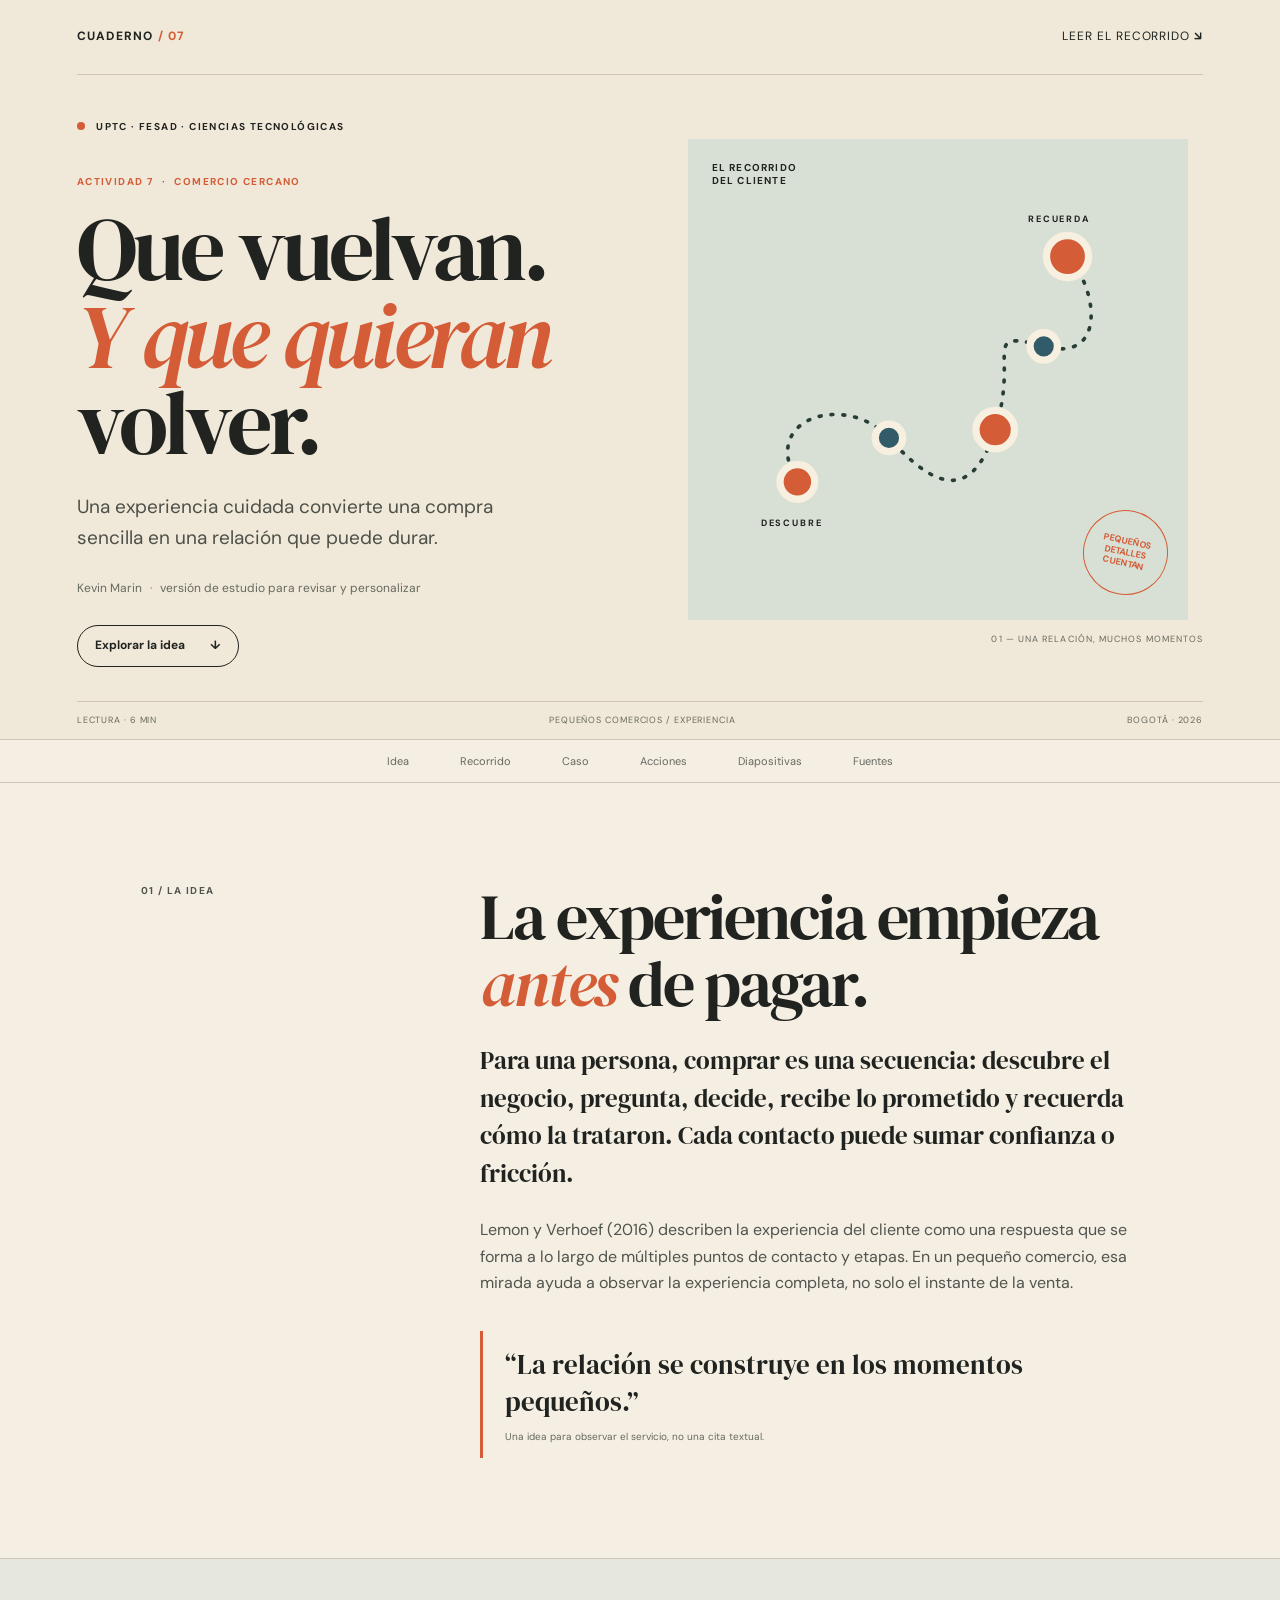
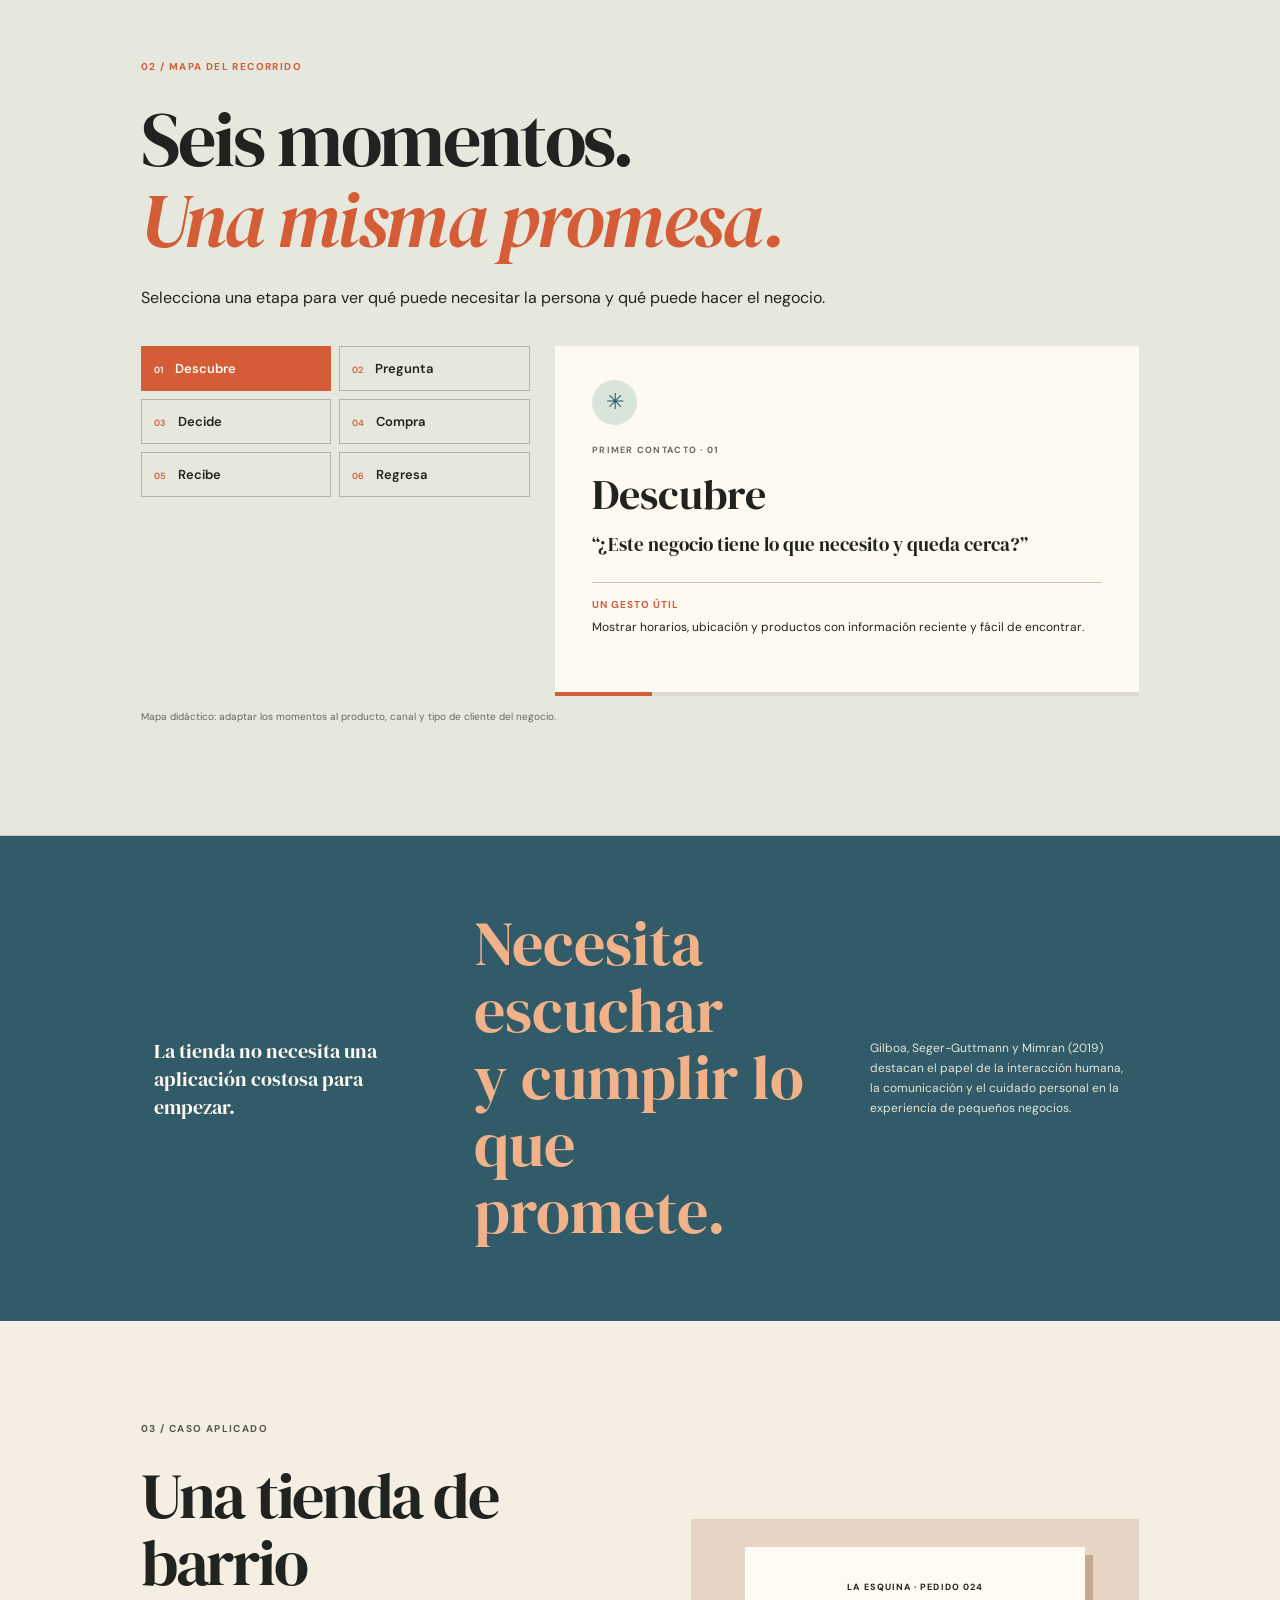
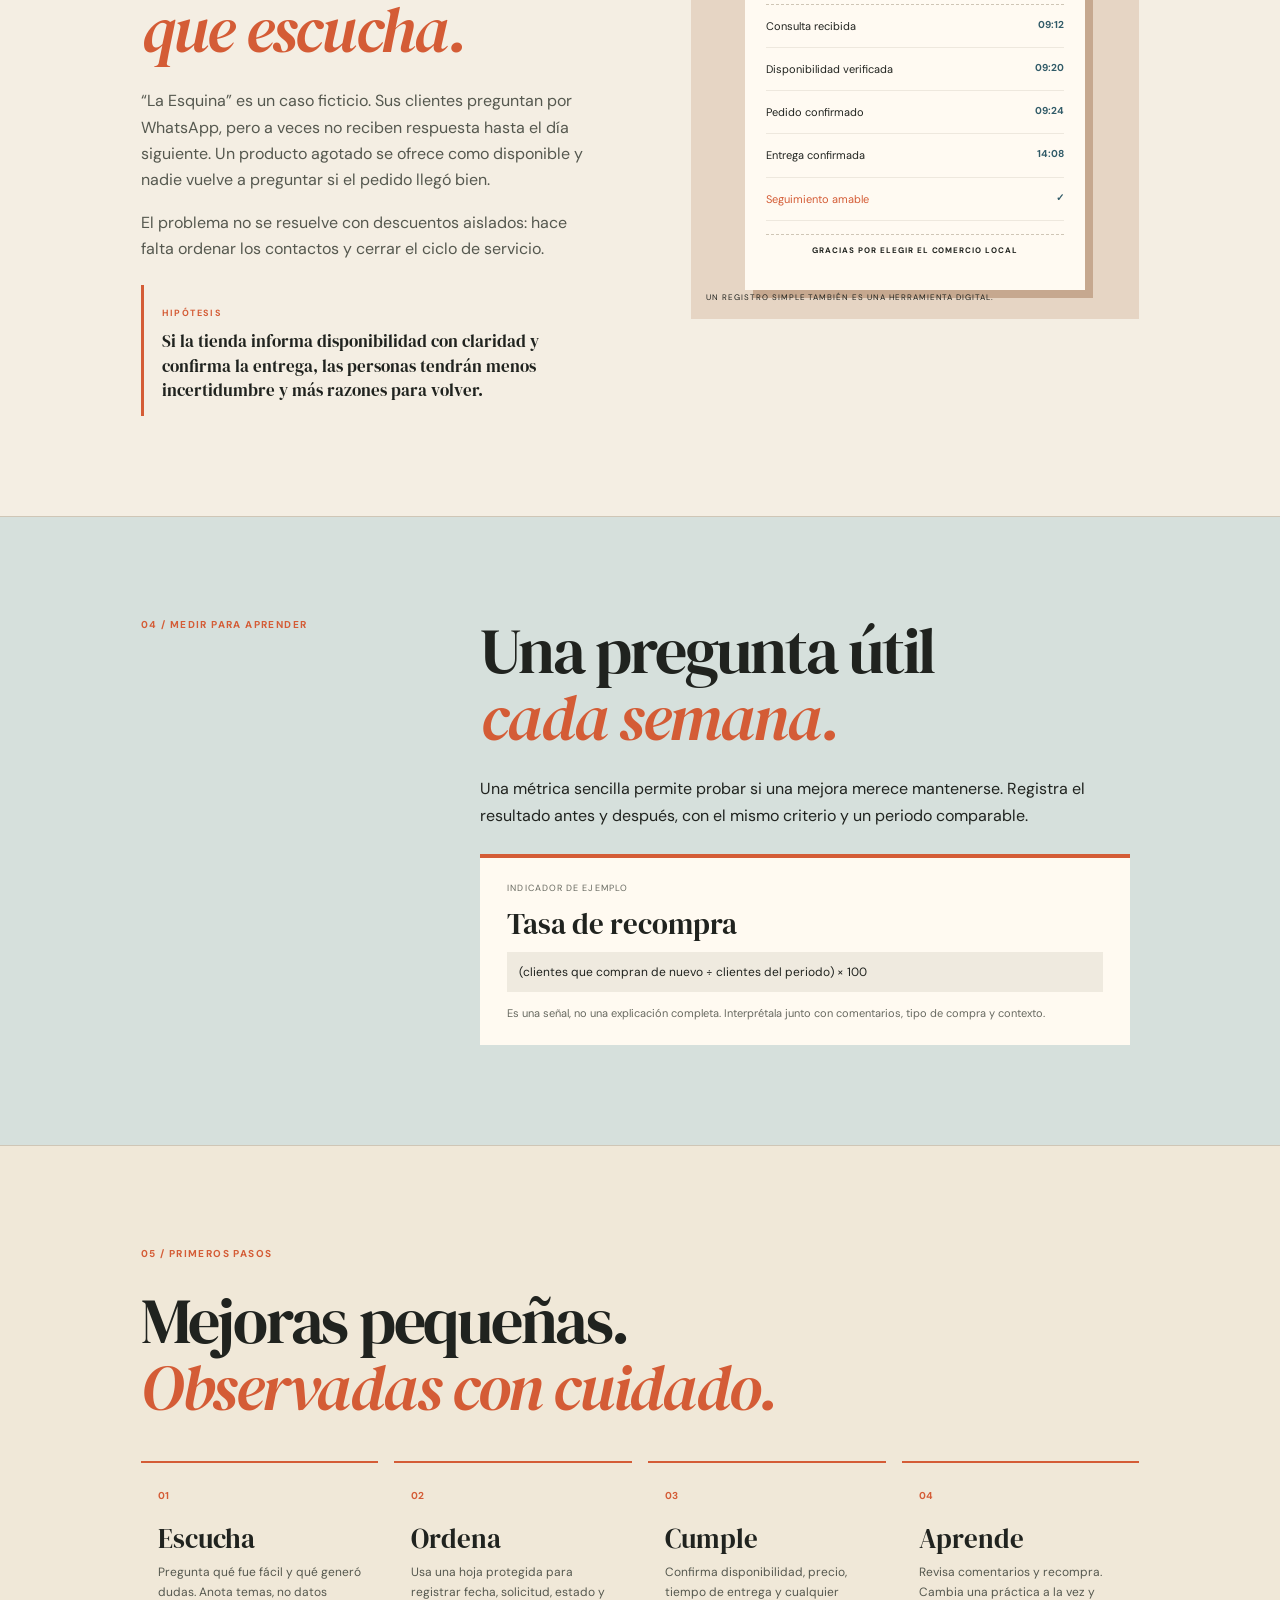
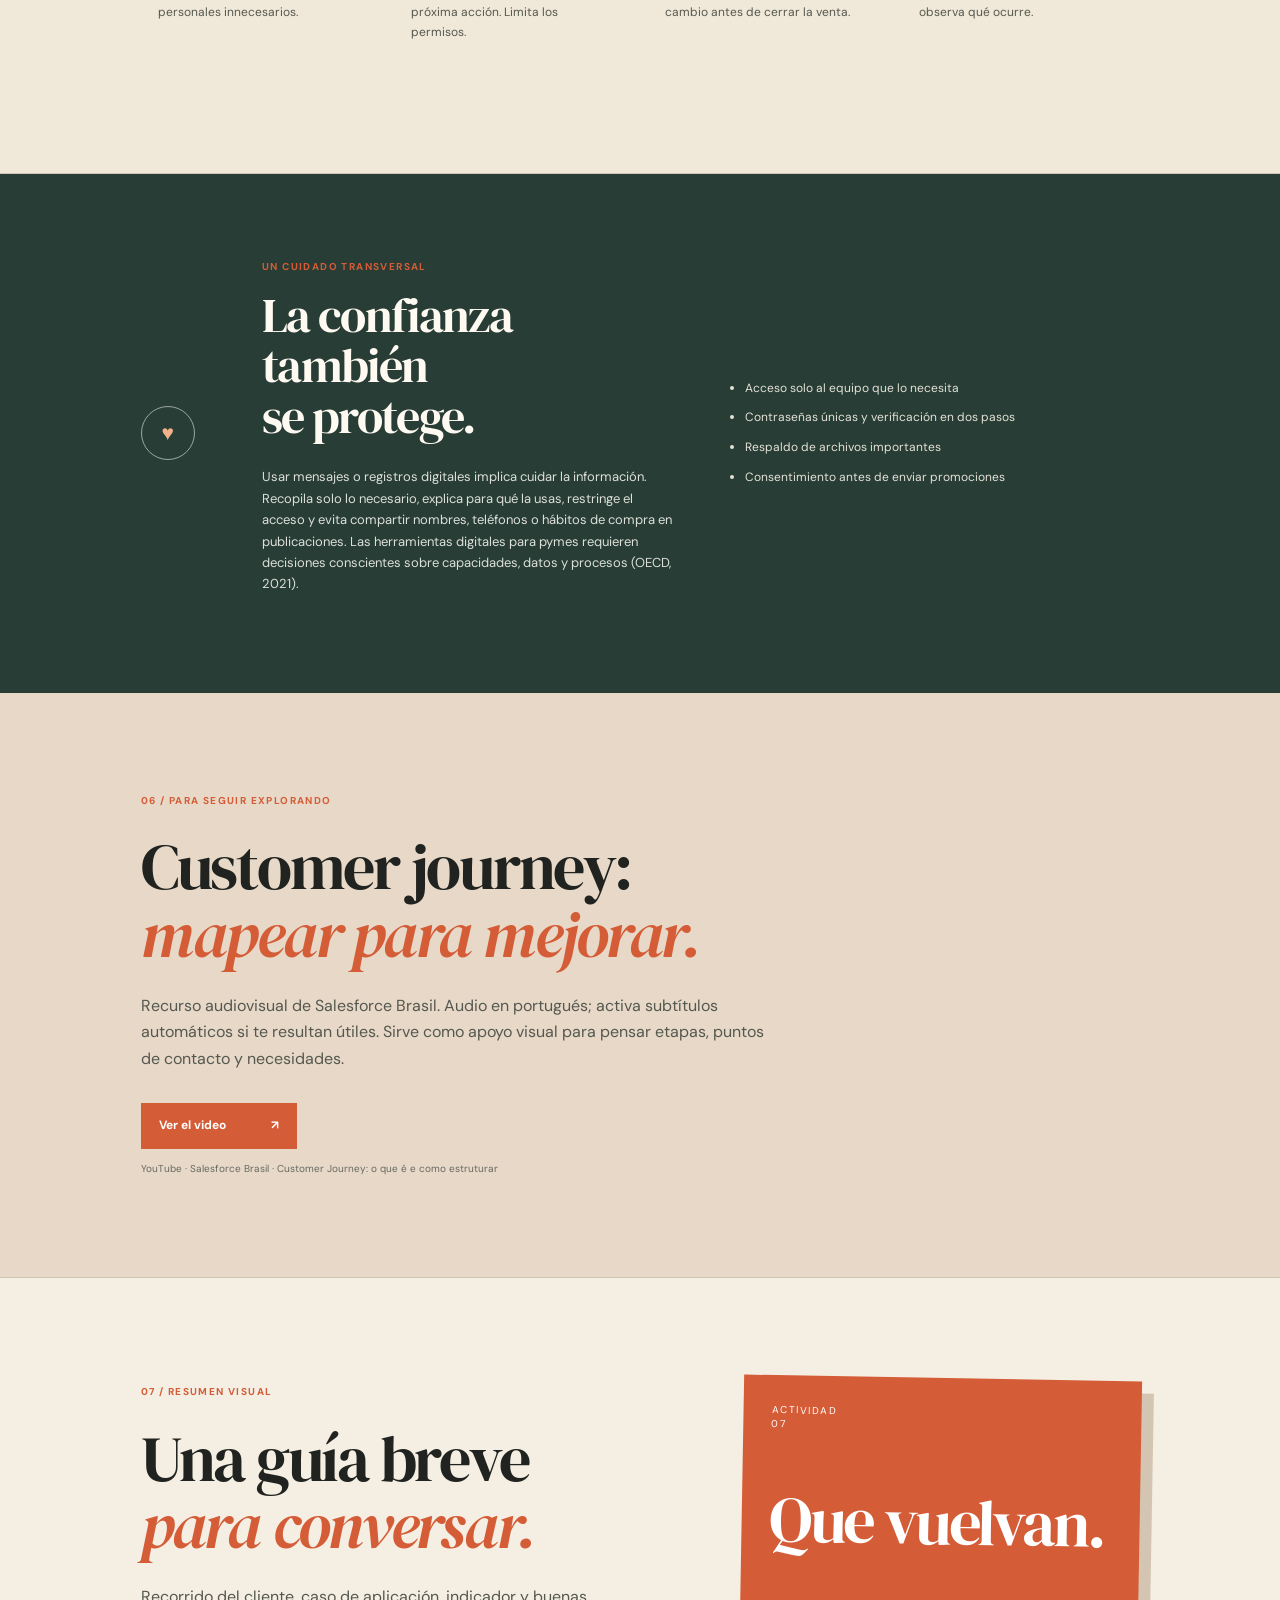
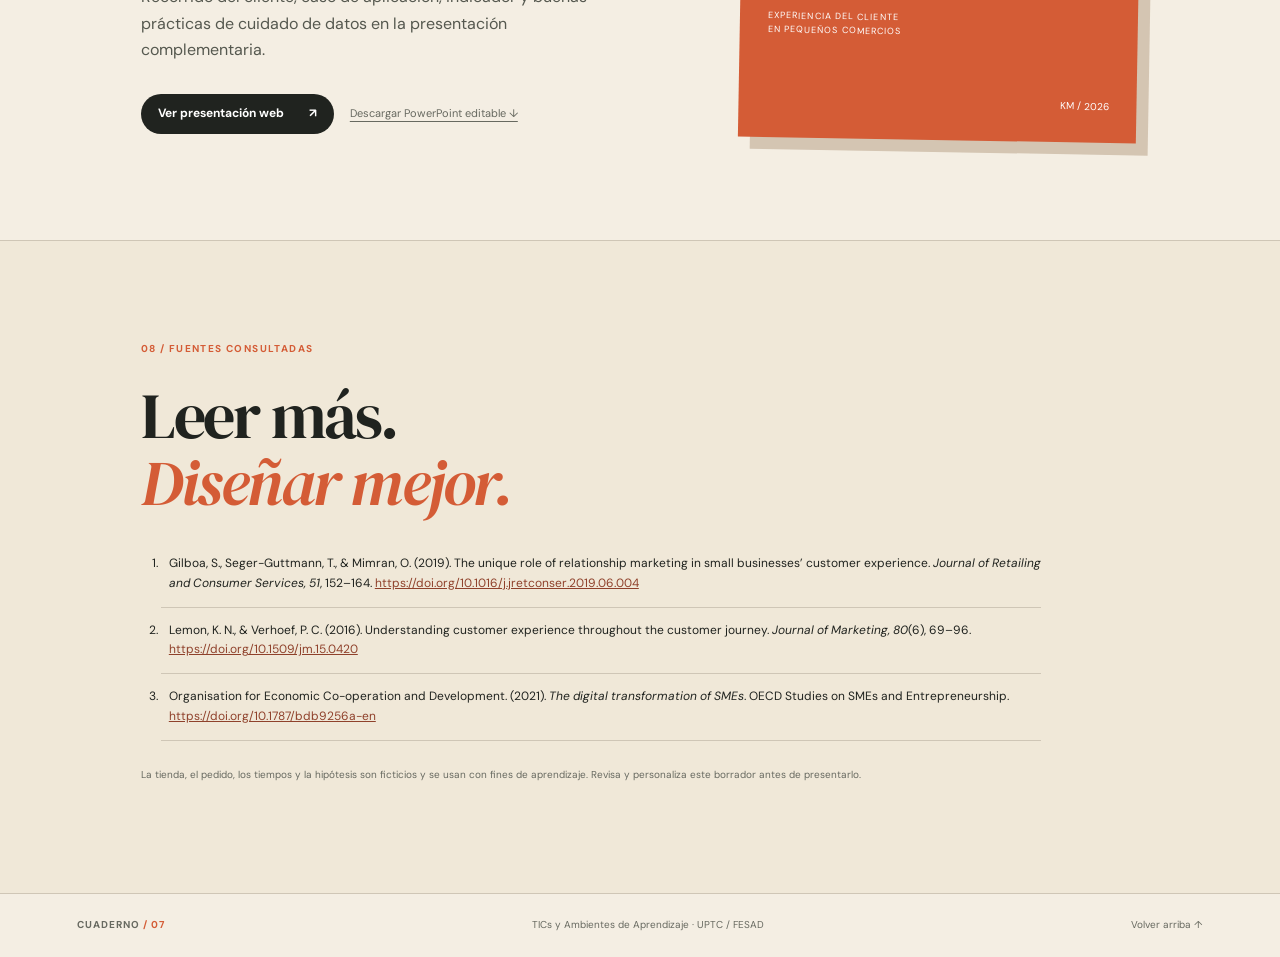
<file: index.html>
<!doctype html>
<html lang="es">
<head>
  <meta charset="utf-8">
  <meta name="viewport" content="width=device-width, initial-scale=1">
  <meta name="description" content="Borrador académico sobre experiencia del cliente y fidelización en pequeños comercios.">
  <meta name="theme-color" content="#f4eee3">
  <title>Que vuelvan · Experiencia del cliente en pequeños comercios</title>
  <link rel="preconnect" href="https://fonts.googleapis.com">
  <link rel="preconnect" href="https://fonts.gstatic.com" crossorigin>
  <link href="https://fonts.googleapis.com/css2?family=DM+Sans:wght@400;500;600;700&family=DM+Serif+Display&display=swap" rel="stylesheet">
  <link rel="stylesheet" href="styles.css">
</head>
<body>
  <a class="skip" href="#contenido">Saltar al contenido</a>
  <header class="hero" id="inicio">
    <nav class="topbar"><a class="wordmark" href="#inicio">CUADERNO<span> / 07</span></a><a href="#mapa">Leer el recorrido <b>↘</b></a></nav>
    <div class="hero-grid">
      <div class="hero-copy">
        <p class="kicker"><span class="dot"></span> UPTC · FESAD · CIENCIAS TECNOLÓGICAS</p>
        <p class="issue">ACTIVIDAD 7 <span>·</span> COMERCIO CERCANO</p>
        <h1>Que vuelvan.<br><em>Y que quieran</em><br>volver.</h1>
        <p class="dek">Una experiencia cuidada convierte una compra sencilla en una relación que puede durar.</p>
        <p class="byline">Kevin Marin <span>·</span> versión de estudio para revisar y personalizar</p>
        <a class="pill" href="#introduccion">Explorar la idea <span>↓</span></a>
      </div>
      <div class="hero-art" aria-label="Ilustración conceptual de un recorrido de compra">
        <div class="art-paper"><span class="art-label">EL RECORRIDO<br>DEL CLIENTE</span><svg viewBox="0 0 460 420" role="img" aria-label="Cinco puntos de contacto conectados como un camino"><path class="path" d="M77 322 C34 251 132 224 177 274 S266 350 293 265 S275 155 346 174 S404 108 372 76"/><circle cx="77" cy="322" r="19"/><circle cx="177" cy="274" r="15"/><circle cx="293" cy="265" r="21"/><circle cx="346" cy="174" r="15"/><circle cx="372" cy="76" r="23"/><text x="37" y="370">DESCUBRE</text><text x="329" y="38">RECUERDA</text></svg><span class="stamp">PEQUEÑOS<br>DETALLES<br>CUENTAN</span></div>
        <span class="art-caption">01 — UNA RELACIÓN, MUCHOS MOMENTOS</span>
      </div>
    </div>
    <div class="hero-bottom"><span>LECTURA · 6 MIN</span><span>PEQUEÑOS COMERCIOS / EXPERIENCIA</span><span>BOGOTÁ · 2026</span></div>
  </header>
  <nav class="rail" aria-label="Navegación principal"><a href="#introduccion">Idea</a><a href="#mapa">Recorrido</a><a href="#caso">Caso</a><a href="#acciones">Acciones</a><a href="#presentacion">Diapositivas</a><a href="#fuentes">Fuentes</a></nav>
  <main id="contenido">
    <section class="opening section" id="introduccion"><p class="section-no">01 / LA IDEA</p><div><h2>La experiencia empieza <em>antes</em> de pagar.</h2><p class="large">Para una persona, comprar es una secuencia: descubre el negocio, pregunta, decide, recibe lo prometido y recuerda cómo la trataron. Cada contacto puede sumar confianza o fricción.</p><p>Lemon y Verhoef (2016) describen la experiencia del cliente como una respuesta que se forma a lo largo de múltiples puntos de contacto y etapas. En un pequeño comercio, esa mirada ayuda a observar la experiencia completa, no solo el instante de la venta.</p><div class="pullquote">“La relación se construye en los momentos pequeños.”<small>Una idea para observar el servicio, no una cita textual.</small></div></div></section>
    <section id="mapa" class="journey section"><div class="section-heading"><p class="section-no">02 / MAPA DEL RECORRIDO</p><h2>Seis momentos.<br><em>Una misma promesa.</em></h2><p>Selecciona una etapa para ver qué puede necesitar la persona y qué puede hacer el negocio.</p></div>
      <div class="journey-board"><div class="journey-tabs" role="tablist" aria-label="Etapas del recorrido del cliente">
        <button role="tab" aria-selected="true" data-stage="0"><span>01</span>Descubre</button><button role="tab" aria-selected="false" data-stage="1"><span>02</span>Pregunta</button><button role="tab" aria-selected="false" data-stage="2"><span>03</span>Decide</button><button role="tab" aria-selected="false" data-stage="3"><span>04</span>Compra</button><button role="tab" aria-selected="false" data-stage="4"><span>05</span>Recibe</button><button role="tab" aria-selected="false" data-stage="5"><span>06</span>Regresa</button>
      </div><article class="stage-card" aria-live="polite"><div class="stage-icon" id="stageIcon">✳</div><p class="tiny" id="stageLabel">PRIMER CONTACTO · 01</p><h3 id="stageTitle">Descubre</h3><p id="stageNeed">“¿Este negocio tiene lo que necesito y queda cerca?”</p><div class="stage-action"><b>Un gesto útil</b><span id="stageAction">Mostrar horarios, ubicación y productos con información reciente y fácil de encontrar.</span></div><div class="progress"><span id="progressBar"></span></div></article></div>
      <p class="caption">Mapa didáctico: adaptar los momentos al producto, canal y tipo de cliente del negocio.</p>
    </section>
    <section class="insight-band"><p>La tienda no necesita una aplicación costosa para empezar.</p><strong>Necesita escuchar<br>y cumplir lo que promete.</strong><span>Gilboa, Seger-Guttmann y Mimran (2019) destacan el papel de la interacción humana, la comunicación y el cuidado personal en la experiencia de pequeños negocios.</span></section>
    <section id="caso" class="case section"><div><p class="section-no">03 / CASO APLICADO</p><h2>Una tienda de barrio<br><em>que escucha.</em></h2><p>“La Esquina” es un caso ficticio. Sus clientes preguntan por WhatsApp, pero a veces no reciben respuesta hasta el día siguiente. Un producto agotado se ofrece como disponible y nadie vuelve a preguntar si el pedido llegó bien.</p><p>El problema no se resuelve con descuentos aislados: hace falta ordenar los contactos y cerrar el ciclo de servicio.</p><div class="case-note"><b>HIPÓTESIS</b><p>Si la tienda informa disponibilidad con claridad y confirma la entrega, las personas tendrán menos incertidumbre y más razones para volver.</p></div></div><div class="case-visual"><div class="receipt"><span class="receipt-top">LA ESQUINA · PEDIDO 024</span><div class="receipt-row"><span>Consulta recibida</span><b>09:12</b></div><div class="receipt-row"><span>Disponibilidad verificada</span><b>09:20</b></div><div class="receipt-row"><span>Pedido confirmado</span><b>09:24</b></div><div class="receipt-row"><span>Entrega confirmada</span><b>14:08</b></div><div class="receipt-row final"><span>Seguimiento amable</span><b>✓</b></div><div class="receipt-end">GRACIAS POR ELEGIR EL COMERCIO LOCAL</div></div><span class="case-caption">UN REGISTRO SIMPLE TAMBIÉN ES UNA HERRAMIENTA DIGITAL.</span></div></section>
    <section class="metric section"><p class="section-no">04 / MEDIR PARA APRENDER</p><div><h2>Una pregunta útil<br><em>cada semana.</em></h2><p>Una métrica sencilla permite probar si una mejora merece mantenerse. Registra el resultado antes y después, con el mismo criterio y un periodo comparable.</p><div class="metric-card"><span>Indicador de ejemplo</span><strong>Tasa de recompra</strong><code>(clientes que compran de nuevo ÷ clientes del periodo) × 100</code><p>Es una señal, no una explicación completa. Interprétala junto con comentarios, tipo de compra y contexto.</p></div></div></section>
    <section id="acciones" class="actions section"><p class="section-no">05 / PRIMEROS PASOS</p><h2>Mejoras pequeñas.<br><em>Observadas con cuidado.</em></h2><div class="action-grid"><article><span>01</span><h3>Escucha</h3><p>Pregunta qué fue fácil y qué generó dudas. Anota temas, no datos personales innecesarios.</p></article><article><span>02</span><h3>Ordena</h3><p>Usa una hoja protegida para registrar fecha, solicitud, estado y próxima acción. Limita los permisos.</p></article><article><span>03</span><h3>Cumple</h3><p>Confirma disponibilidad, precio, tiempo de entrega y cualquier cambio antes de cerrar la venta.</p></article><article><span>04</span><h3>Aprende</h3><p>Revisa comentarios y recompra. Cambia una práctica a la vez y observa qué ocurre.</p></article></div></section>
    <section class="privacy"><div class="privacy-mark">♥</div><div><p class="section-no">UN CUIDADO TRANSVERSAL</p><h2>La confianza también<br>se protege.</h2><p>Usar mensajes o registros digitales implica cuidar la información. Recopila solo lo necesario, explica para qué la usas, restringe el acceso y evita compartir nombres, teléfonos o hábitos de compra en publicaciones. Las herramientas digitales para pymes requieren decisiones conscientes sobre capacidades, datos y procesos (OECD, 2021).</p></div><ul><li>Acceso solo al equipo que lo necesita</li><li>Contraseñas únicas y verificación en dos pasos</li><li>Respaldo de archivos importantes</li><li>Consentimiento antes de enviar promociones</li></ul></section>
    <section class="media section"><p class="section-no">06 / PARA SEGUIR EXPLORANDO</p><h2>Customer journey:<br><em>mapear para mejorar.</em></h2><p>Recurso audiovisual de Salesforce Brasil. Audio en portugués; activa subtítulos automáticos si te resultan útiles. Sirve como apoyo visual para pensar etapas, puntos de contacto y necesidades.</p><a class="video-link" href="https://www.youtube.com/watch?v=5Dy7Oe0ECX0" target="_blank" rel="noopener">Ver el video <span>↗</span></a><div class="video-note">YouTube · Salesforce Brasil · Customer Journey: o que é e como estruturar</div></section>
    <section id="presentacion" class="deck section"><div><p class="section-no">07 / RESUMEN VISUAL</p><h2>Una guía breve<br><em>para conversar.</em></h2><p>Recorrido del cliente, caso de aplicación, indicador y buenas prácticas de cuidado de datos en la presentación complementaria.</p><a class="pill dark" href="presentacion.html">Ver presentación web <span>↗</span></a><a class="download-link" href="KevinMarin_Presentacion_Actividad7.pptx" download>Descargar PowerPoint editable ↓</a></div><div class="deck-art"><span>ACTIVIDAD<br>07</span><strong>Que vuelvan.</strong><small>EXPERIENCIA DEL CLIENTE<br>EN PEQUEÑOS COMERCIOS</small><i>KM / 2026</i></div></section>
    <section id="fuentes" class="references section"><p class="section-no">08 / FUENTES CONSULTADAS</p><h2>Leer más.<br><em>Diseñar mejor.</em></h2><ol><li>Gilboa, S., Seger-Guttmann, T., &amp; Mimran, O. (2019). The unique role of relationship marketing in small businesses’ customer experience. <em>Journal of Retailing and Consumer Services, 51</em>, 152–164. <a href="https://doi.org/10.1016/j.jretconser.2019.06.004" target="_blank" rel="noopener">https://doi.org/10.1016/j.jretconser.2019.06.004</a></li><li>Lemon, K. N., &amp; Verhoef, P. C. (2016). Understanding customer experience throughout the customer journey. <em>Journal of Marketing, 80</em>(6), 69–96. <a href="https://doi.org/10.1509/jm.15.0420" target="_blank" rel="noopener">https://doi.org/10.1509/jm.15.0420</a></li><li>Organisation for Economic Co-operation and Development. (2021). <em>The digital transformation of SMEs</em>. OECD Studies on SMEs and Entrepreneurship. <a href="https://doi.org/10.1787/bdb9256a-en" target="_blank" rel="noopener">https://doi.org/10.1787/bdb9256a-en</a></li></ol><p class="fiction">La tienda, el pedido, los tiempos y la hipótesis son ficticios y se usan con fines de aprendizaje. Revisa y personaliza este borrador antes de presentarlo.</p></section>
  </main>
  <footer><a class="wordmark" href="#inicio">CUADERNO<span> / 07</span></a><span>TICs y Ambientes de Aprendizaje · UPTC / FESAD</span><a href="#inicio">Volver arriba ↑</a></footer>
  <script src="script.js"></script>
</body>
</html>
</file>
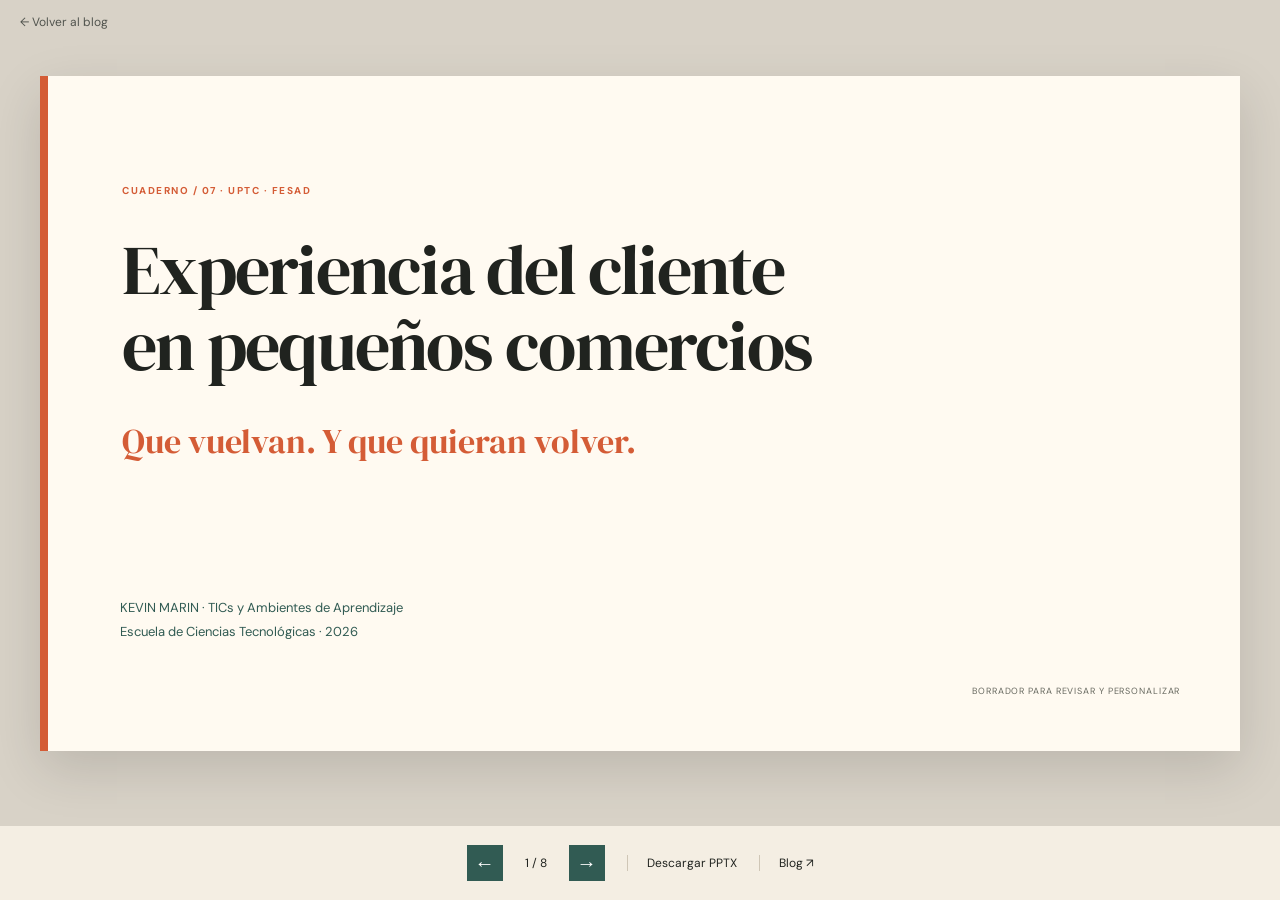
<file: presentacion.html>
<!doctype html>
<html lang="es">
<head>
  <meta charset="utf-8"><meta name="viewport" content="width=device-width,initial-scale=1">
  <meta name="description" content="Presentación web sobre experiencia del cliente en pequeños comercios.">
  <title>Que vuelvan · Presentación de Kevin Marin</title>
  <link rel="preconnect" href="https://fonts.googleapis.com"><link rel="preconnect" href="https://fonts.gstatic.com" crossorigin>
  <link href="https://fonts.googleapis.com/css2?family=DM+Sans:wght@400;500;600;700&family=DM+Serif+Display&display=swap" rel="stylesheet">
  <link rel="stylesheet" href="slides.css">
</head>
<body>
  <a class="exit" href="index.html#presentacion">← Volver al blog</a>
  <main class="stage" aria-live="polite">
    <section class="slide cover active" data-slide="0"><p class="overline">CUADERNO / 07 · UPTC · FESAD</p><h1>Experiencia del cliente<br>en pequeños comercios</h1><p class="subtitle">Que vuelvan. Y que quieran volver.</p><p class="meta">KEVIN MARIN · TICs y Ambientes de Aprendizaje<br>Escuela de Ciencias Tecnológicas · 2026</p><span class="draft">BORRADOR PARA REVISAR Y PERSONALIZAR</span></section>
    <section class="slide" data-slide="1"><p class="overline">02 / LA EXPERIENCIA</p><h2>La compra es un momento.<br><em>La experiencia es el recorrido.</em></h2><p class="body large">Cada contacto influye en cómo una persona entiende, siente y recuerda el servicio: desde que descubre el negocio hasta después de recibir el pedido.</p><div class="steps"><span>01<br><b>Descubre</b></span><i></i><span>02<br><b>Pregunta</b></span><i></i><span>03<br><b>Decide</b></span><i></i><span>04<br><b>Compra</b></span><i></i><span>05<br><b>Recibe</b></span><i></i><span>06<br><b>Regresa</b></span></div><p class="cite">Lemon &amp; Verhoef (2016): la experiencia se forma a través de múltiples puntos de contacto y etapas.</p></section>
    <section class="slide sage" data-slide="2"><p class="overline">03 / MAPA DEL CLIENTE</p><h2>Seis etapas para observar<br>lo que necesita la persona</h2><p class="body">En cada paso pregunta: ¿qué quiere resolver?, ¿dónde interactúa con el negocio?, ¿qué puede generar fricción?</p><div class="map-grid"><div><b>01 · DESCUBRE</b><p>Encontrar el negocio</p><small>Redes · vitrina</small></div><div><b>02 · PREGUNTA</b><p>Recibir respuesta clara</p><small>Chat · mostrador</small></div><div><b>03 · DECIDE</b><p>Comparar opciones</p><small>Catálogo · precio</small></div><div><b>04 · COMPRA</b><p>Pagar sin confusión</p><small>Caja · pasarela</small></div><div><b>05 · RECIBE</b><p>Obtener lo acordado</p><small>Entrega · empaque</small></div><div><b>06 · REGRESA</b><p>Sentirse escuchado</p><small>Seguimiento</small></div></div><p class="cite">Adapta el mapa al producto, canal y tipo de cliente del comercio.</p></section>
    <section class="slide" data-slide="3"><p class="overline">04 / CASO PRÁCTICO · FICTICIO</p><h2>La Esquina: un caso de barrio</h2><p class="body">La tienda recibe consultas por mensajería, pero algunas quedan sin respuesta y la disponibilidad no siempre se confirma.</p><div class="split"><div><b class="label orange">FRICCIÓN OBSERVADA</b><p class="large">Una persona pregunta por un producto y no sabe si hay existencias ni cuándo llegará el pedido.</p></div><div><b class="label pine">AJUSTE POSIBLE</b><p class="large">Verificar existencias, confirmar precio y hora de entrega, y avisar si algo cambia.</p></div></div><blockquote>Hipótesis: una respuesta clara y una entrega confirmada pueden reducir incertidumbre.<small>Situación e hipótesis ficticias; no son resultados medidos.</small></blockquote></section>
    <section class="slide pine" data-slide="4"><p class="overline">05 / ACCIONES DE MEJORA</p><h2>Cuatro prácticas para el día a día</h2><div class="actions"><article><b>01 · ESCUCHAR</b><p>Pregunta qué fue fácil y qué generó dudas. Registra temas, no datos innecesarios.</p></article><article><b>02 · INFORMAR</b><p>Confirma precio, existencias, condiciones y hora de entrega antes de cerrar la venta.</p></article><article><b>03 · CUMPLIR</b><p>Si algo cambia, avisa pronto y explica opciones. Evita promesas que no puedas sostener.</p></article><article><b>04 · APRENDER</b><p>Revisa comentarios y recompra. Cambia una práctica y observa qué sucede.</p></article></div><p class="cite">La relación y el cuidado personal pueden tener un papel importante en los pequeños negocios (Gilboa et al., 2019).</p></section>
    <section class="slide sand" data-slide="5"><p class="overline">06 / INDICADOR DE APRENDIZAJE</p><h2>Tasa de recompra</h2><p class="body">Una señal para observar si las personas regresan. No explica por sí sola por qué vuelven o se van.</p><div class="formula"><strong>Clientes que compran de nuevo</strong><span>÷</span><strong>Clientes del periodo</strong><span>× 100</span></div><p class="body">Define qué cuenta como recompra y usa periodos comparables. Complementa el número con comentarios y contexto.</p><blockquote>Para conversar: ¿qué tendría que mejorar para que tú regresaras a tu comercio favorito?</blockquote></section>
    <section class="slide" data-slide="6"><p class="overline">07 / CONFIANZA Y DATOS</p><h2>La relación también<br>se cuida con privacidad</h2><p class="body">Los registros digitales pueden contener datos de clientes. Recopila solo lo necesario y explica cómo se usará.</p><div class="privacy-list"><p><b>ACCESO</b><span>Comparte archivos solo con las personas que los necesitan.</span></p><p><b>SEGURIDAD</b><span>Usa contraseñas únicas y activa la verificación en dos pasos.</span></p><p><b>CONSENTIMIENTO</b><span>Pide autorización antes de enviar mensajes promocionales.</span></p><p><b>RESPALDO</b><span>Guarda copias protegidas y comprueba que puedas recuperarlas.</span></p></div><p class="cite">OECD (2021) analiza la transformación digital de las pymes y sus capacidades y decisiones sobre datos.</p></section>
    <section class="slide closing" data-slide="7"><p class="overline">08 / CIERRE Y REFERENCIAS</p><h2>Observar. Ajustar.<br>Volver a escuchar.</h2><p class="body">La experiencia se construye en cada contacto. Empieza por responder con claridad, cumplir lo acordado y aprender de las opiniones de los clientes.</p><h3>Tres ideas para llevar</h3><p>01 · Mapea el recorrido real<br>02 · Prueba mejoras pequeñas<br>03 · Protege la información</p><div class="refs"><b>FUENTES · APA 7</b><p>Lemon, K. N., &amp; Verhoef, P. C. (2016). Understanding customer experience throughout the customer journey. <i>Journal of Marketing, 80</i>(6), 69–96. <a href="https://doi.org/10.1509/jm.15.0420" target="_blank" rel="noopener">doi:10.1509/jm.15.0420</a></p><p>Gilboa, S., Seger-Guttmann, T., &amp; Mimran, O. (2019). The unique role of relationship marketing in small businesses’ customer experience. <i>Journal of Retailing and Consumer Services, 51</i>, 152–164. <a href="https://doi.org/10.1016/j.jretconser.2019.06.004" target="_blank" rel="noopener">doi:10.1016/j.jretconser.2019.06.004</a></p><p>OECD. (2021). <i>The digital transformation of SMEs</i>. <a href="https://doi.org/10.1787/bdb9256a-en" target="_blank" rel="noopener">doi:10.1787/bdb9256a-en</a></p></div></section>
  </main>
  <div class="controls"><button type="button" id="prev" aria-label="Diapositiva anterior">←</button><span id="counter" aria-live="polite">1 / 8</span><button type="button" id="next" aria-label="Diapositiva siguiente">→</button><a href="KevinMarin_Presentacion_Actividad7.pptx" download>Descargar PPTX</a><a href="index.html">Blog ↗</a></div>
  <script src="slides.js"></script>
</body>
</html>
</file>
<file: styles.css>
:root{--paper:#f4eee3;--ink:#20231f;--muted:#676960;--orange:#d45c36;--blue:#315b68;--line:#cfc6b6;--white:#fffaf1;--serif:"DM Serif Display",Georgia,serif;--sans:"DM Sans",Arial,sans-serif}*{box-sizing:border-box}html{scroll-behavior:smooth}body{margin:0;background:var(--paper);color:var(--ink);font-family:var(--sans);line-height:1.65}.skip{position:absolute;top:-50px;left:12px;background:var(--ink);color:white;padding:8px;z-index:10}.skip:focus{top:12px}a{color:inherit}.hero{padding:0 clamp(20px,6vw,92px);background:#f0e8d8;border-bottom:1px solid var(--line)}.topbar{height:75px;display:flex;justify-content:space-between;align-items:center;border-bottom:1px solid var(--line);font-size:12px;letter-spacing:.08em;text-transform:uppercase}.topbar a{text-decoration:none}.wordmark{font-weight:700;letter-spacing:.1em}.wordmark span{color:var(--orange)}.hero-grid{display:grid;grid-template-columns:1fr 1fr;gap:5vw;align-items:center;max-width:1300px;margin:auto;padding:44px 0 34px}.kicker,.issue,.section-no,.tiny{font-size:10px;letter-spacing:.14em;font-weight:700}.dot{display:inline-block;width:8px;height:8px;background:var(--orange);border-radius:50%;margin-right:8px}.issue{margin-top:38px;color:var(--orange)}.issue span{color:var(--muted);padding:0 5px}h1,h2,h3,p{margin-top:0}h1{font:clamp(55px,7vw,104px)/.97 var(--serif);letter-spacing:-.045em;margin:16px 0 24px}h1 em,h2 em{font-weight:400;color:var(--orange)}.dek{font-size:19px;max-width:430px;color:#4d5049}.byline{font-size:12px;color:var(--muted);margin:26px 0}.byline span{color:var(--orange);padding:0 5px}.pill{display:inline-flex;gap:25px;align-items:center;border:1px solid var(--ink);border-radius:30px;padding:10px 17px;text-decoration:none;font-size:12px;font-weight:700}.pill:hover{background:var(--ink);color:var(--white)}.hero-art{padding:20px 0}.art-paper{position:relative;background:#d8e0d5;max-width:500px;margin:auto;aspect-ratio:1.04;display:grid;place-items:center;overflow:hidden}.art-paper svg{width:85%;height:80%;overflow:visible}.art-paper circle{fill:var(--orange);stroke:#f7efdf;stroke-width:8}.art-paper circle:nth-of-type(2n){fill:var(--blue)}.path{fill:none;stroke:#283d36;stroke-width:4;stroke-dasharray:2 11;stroke-linecap:round}.art-paper text{font:700 10px var(--sans);letter-spacing:2px;fill:var(--ink)}.art-label{position:absolute;top:22px;left:24px;font-size:10px;line-height:1.3;font-weight:700;letter-spacing:.12em}.stamp{position:absolute;right:20px;bottom:25px;border:1px solid var(--orange);color:var(--orange);border-radius:50%;width:85px;height:85px;display:grid;place-content:center;text-align:center;font-weight:700;font-size:9px;line-height:1.2;transform:rotate(12deg)}.art-caption{display:block;text-align:right;margin-top:12px;font-size:9px;letter-spacing:.12em;color:var(--muted)}.hero-bottom{max-width:1300px;margin:auto;border-top:1px solid var(--line);padding:11px 0;display:flex;justify-content:space-between;font-size:9px;letter-spacing:.1em;color:var(--muted)}.rail{position:sticky;top:0;z-index:5;background:rgba(244,238,227,.95);backdrop-filter:blur(10px);border-bottom:1px solid var(--line);display:flex;justify-content:center;gap:clamp(15px,4vw,52px);padding:12px;overflow:auto}.rail a{text-decoration:none;font-size:11px;color:var(--muted);white-space:nowrap}.rail a:hover{color:var(--orange)}.section{padding:100px clamp(22px,11vw,170px);border-bottom:1px solid var(--line)}.section-no{color:var(--orange);margin-bottom:24px}.opening{display:grid;grid-template-columns:.55fr 1.45fr;gap:7vw}.opening h2,.section h2,.privacy h2{font:clamp(39px,5vw,64px)/1.05 var(--serif);letter-spacing:-.035em;margin-bottom:25px}.large{font:25px/1.5 var(--serif);max-width:800px}.opening p:not(.large){max-width:740px;color:#51544e}.pullquote{border-left:3px solid var(--orange);padding:15px 22px;margin-top:35px;font:27px var(--serif);max-width:640px}.pullquote small{display:block;margin-top:10px;font:10px var(--sans);color:var(--muted)}.journey{background:#e6e8de}.section-heading{max-width:700px}.section-heading h2{font-size:clamp(44px,6vw,76px)}.journey-board{display:grid;grid-template-columns:.8fr 1.2fr;gap:25px;margin-top:35px}.journey-tabs{display:grid;grid-template-columns:1fr 1fr;gap:8px;align-content:start}.journey-tabs button{border:1px solid #adb6a9;background:transparent;text-align:left;padding:13px 12px;cursor:pointer;font:600 13px var(--sans);color:var(--ink)}.journey-tabs button span{display:inline-block;color:var(--orange);font-size:9px;margin-right:12px}.journey-tabs button[aria-selected="true"]{background:var(--orange);border-color:var(--orange);color:#fffaf1}.journey-tabs button[aria-selected="true"] span{color:#fff}.stage-card{background:var(--white);padding:34px 37px;min-height:350px;position:relative}.stage-icon{width:45px;height:45px;border-radius:50%;background:#d9e4da;color:var(--blue);display:grid;place-items:center;font-size:22px;margin-bottom:18px}.tiny{font-size:9px;color:var(--muted);margin-bottom:7px}.stage-card h3{font:42px var(--serif);margin-bottom:8px}.stage-card>p:not(.tiny){font:19px var(--serif);max-width:440px}.stage-action{border-top:1px solid var(--line);padding-top:14px;margin-top:25px;display:grid;gap:5px;font-size:12px}.stage-action b{color:var(--orange);font-size:10px;text-transform:uppercase;letter-spacing:.1em}.progress{position:absolute;bottom:0;left:0;width:100%;height:4px;background:#ded9ce}.progress span{display:block;width:16.66%;height:100%;background:var(--orange);transition:width .3s}.caption{font-size:10px;color:var(--muted);margin-top:13px}.insight-band{padding:75px 12vw;background:var(--blue);color:var(--white);display:grid;grid-template-columns:.85fr 1.1fr .85fr;align-items:center;gap:5vw}.insight-band p{font:20px var(--serif);margin:0}.insight-band strong{font:clamp(36px,5vw,62px)/1.08 var(--serif);color:#f1b28a}.insight-band span{font-size:12px;color:#e2e4d8}.case{display:grid;grid-template-columns:1fr 1fr;gap:8vw;align-items:center}.case h2{font-size:clamp(42px,5vw,68px)}.case p{color:#55584f}.case-note{border-left:3px solid var(--orange);padding:13px 18px;margin-top:22px}.case-note b{font-size:9px;letter-spacing:.15em;color:var(--orange)}.case-note p{margin:5px 0 0;font:17px/1.45 var(--serif);color:var(--ink)}.case-visual{background:#e6d5c4;min-height:400px;display:grid;place-items:center;position:relative}.receipt{background:#fffaf2;width:min(80%,340px);padding:24px 21px;box-shadow:8px 8px 0 #c6a88f;font-size:11px}.receipt-top,.receipt-end{display:block;text-align:center;font-size:9px;letter-spacing:.12em;font-weight:700;padding:9px;border-bottom:1px dashed var(--line)}.receipt-end{border:0;border-top:1px dashed var(--line);font-size:8px;margin-top:13px}.receipt-row{display:flex;justify-content:space-between;padding:12px 0;border-bottom:1px solid #eee8de}.receipt-row b{font-size:10px;color:var(--blue)}.receipt-row.final{color:var(--orange)}.case-caption{position:absolute;bottom:14px;left:15px;font-size:8px;letter-spacing:.12em}.metric{display:grid;grid-template-columns:.55fr 1.45fr;gap:7vw;background:#d6e0dc}.metric-card{background:var(--white);padding:23px 27px;margin-top:25px;max-width:650px;border-top:4px solid var(--orange)}.metric-card>span{display:block;font-size:9px;letter-spacing:.12em;text-transform:uppercase;color:var(--muted)}.metric-card strong{display:block;font:29px var(--serif);margin:8px 0}.metric-card code{display:block;background:#efeadf;padding:12px;font:12px var(--sans);overflow-wrap:anywhere}.metric-card p{font-size:11px;margin:12px 0 0;color:var(--muted)}.actions{background:#f0e8d8}.actions h2{max-width:700px}.action-grid{display:grid;grid-template-columns:repeat(4,1fr);gap:16px;margin-top:40px}.action-grid article{padding:18px 17px;border-top:2px solid var(--orange)}.action-grid article>span{font-size:10px;color:var(--orange);font-weight:700}.action-grid h3{font:27px var(--serif);margin:13px 0 6px}.action-grid p{font-size:12px;color:#55584f}.privacy{background:#283d36;color:var(--white);padding:85px clamp(22px,11vw,170px);display:grid;grid-template-columns:70px 1fr 1fr;gap:4vw;align-items:center}.privacy-mark{width:54px;height:54px;border:1px solid #9ca99e;border-radius:50%;display:grid;place-items:center;color:#f1b28a;font-size:21px}.privacy h2{font-size:48px}.privacy p:not(.section-no){max-width:600px;font-size:13px;color:#dce0d9}.privacy ul{padding-left:19px;font-size:12px;color:#e4e2d7}.privacy li{margin:10px 0}.privacy .section-no{margin-bottom:15px}.media{background:#e7d8c8}.media h2{font-size:clamp(42px,5vw,68px)}.media>p:not(.section-no){max-width:640px;color:#55584f}.video-link{display:inline-flex;gap:45px;text-decoration:none;background:var(--orange);color:white;padding:13px 18px;font-size:12px;font-weight:700;margin-top:15px}.video-note{font-size:10px;color:var(--muted);margin-top:12px}.deck{display:grid;grid-template-columns:1fr .8fr;gap:8vw;align-items:center}.deck p:not(.section-no){max-width:480px;color:#55584f}.pill.dark{background:var(--ink);color:white;border:0;margin-top:15px}.deck-art{aspect-ratio:1.1;background:var(--orange);color:white;padding:28px;display:flex;flex-direction:column;justify-content:space-between;transform:rotate(1deg);box-shadow:12px 12px 0 #d4c5b2}.deck-art>span{font-size:10px;letter-spacing:.15em;line-height:1.4}.deck-art strong{font:clamp(42px,5vw,68px)/1 var(--serif);letter-spacing:-.04em}.deck-art small{font-size:9px;letter-spacing:.12em;line-height:1.6}.deck-art i{font-size:10px;font-style:normal;align-self:flex-end}.references{background:#f0e8d8}.references h2{font-size:clamp(43px,5vw,66px)}.references ol{padding-left:20px;max-width:900px}.references li{padding:13px 0 13px 8px;border-bottom:1px solid var(--line);font-size:12px;overflow-wrap:anywhere}.references li a{color:#8f412b}.fiction{font-size:10px;color:var(--muted);margin-top:26px}footer{padding:23px clamp(22px,6vw,92px);display:flex;justify-content:space-between;align-items:center;font-size:10px;color:var(--muted)}footer a{text-decoration:none} @media(max-width:800px){.hero-grid,.opening,.case,.metric,.deck{grid-template-columns:1fr}.hero-art{padding:0 0 15px}.hero-grid{gap:0}.issue{margin-top:25px}.section{padding:70px 24px}.opening{gap:15px}.journey-board{grid-template-columns:1fr}.insight-band{grid-template-columns:1fr;padding:55px 28px;gap:18px}.action-grid{grid-template-columns:1fr 1fr}.privacy{grid-template-columns:48px 1fr;padding:65px 25px}.privacy ul{grid-column:2}.deck-art{max-width:430px;width:100%;margin:auto}.hero-bottom span:nth-child(2){display:none}}@media(max-width:480px){.rail{justify-content:flex-start}.hero{padding:0 20px}.hero-bottom{font-size:8px}.hero-bottom span:last-child{display:none}.journey-tabs button{font-size:11px;padding:11px 8px}.stage-card{padding:25px 22px;min-height:360px}.action-grid{grid-template-columns:1fr}.privacy{grid-template-columns:1fr}.privacy ul{grid-column:1}.privacy-mark{margin-bottom:5px}footer{flex-wrap:wrap;gap:15px}}
.download-link{display:inline-block;margin-left:16px;margin-top:15px;font-size:11px;color:var(--muted);text-decoration-thickness:1px;text-underline-offset:4px}.download-link:hover{color:var(--orange)}@media(max-width:480px){.download-link{margin-left:0}}
</file>
<file: slides.css>
:root{--paper:#f4eee3;--cream:#fffaf1;--ink:#20231f;--muted:#676960;--orange:#d45c36;--pine:#315b53;--sage:#d6e0d5;--sand:#e6d8c8;--line:#cfc6b6;--serif:"DM Serif Display",Georgia,serif;--sans:"DM Sans",Arial,sans-serif}*{box-sizing:border-box}body{margin:0;background:#d8d2c7;color:var(--ink);font-family:var(--sans)}.stage{height:calc(100dvh - 74px);display:grid;place-items:center;padding:22px}.slide{display:none;width:min(1200px,96vw);height:min(675px,calc(96vw * .5625));min-height:500px;background:var(--cream);padding:5.5% 6%;position:relative;overflow:auto;box-shadow:0 18px 50px #0002}.slide.active{display:block}.slide h1,.slide h2{font:clamp(32px,4.2vw,58px)/1.08 var(--serif);letter-spacing:-.025em;margin:35px 0 20px}.slide h1{font-size:clamp(38px,5.5vw,76px);max-width:950px}.slide h2 em{color:var(--orange);font-style:normal}.overline{color:var(--orange);font-size:10px;font-weight:700;letter-spacing:.15em}.body{font-size:clamp(15px,1.6vw,20px);color:#55584f;max-width:940px;line-height:1.55}.body.large{font:clamp(20px,2.4vw,28px)/1.4 var(--serif);max-width:1000px;color:var(--ink)}.cover{border-left:8px solid var(--orange);padding-top:8%}.cover .subtitle{font:clamp(22px,2.7vw,34px) var(--serif);color:var(--orange)}.cover .meta{position:absolute;left:6%;bottom:14%;font-size:13px;color:var(--pine);line-height:1.8}.draft{position:absolute;right:5%;bottom:8%;font-size:9px;letter-spacing:.1em;color:var(--muted)}.steps{display:flex;align-items:center;gap:9px;margin:60px 0 30px}.steps span{font-size:12px;color:var(--orange);min-width:65px}.steps b{display:block;color:var(--ink);margin-top:9px}.steps i{height:1px;background:var(--line);flex:1}.cite{font-size:11px;color:var(--muted);margin-top:28px}.sage{background:var(--sage)}.map-grid{display:grid;grid-template-columns:repeat(3,1fr);gap:16px 28px;margin-top:38px}.map-grid>div{border-top:3px solid var(--pine);padding:12px 0}.map-grid b,.label{font-size:11px;letter-spacing:.08em}.map-grid b{color:var(--orange)}.map-grid p{font:20px var(--serif);margin:8px 0}.map-grid small{color:var(--muted)}.split{display:grid;grid-template-columns:1fr 1fr;gap:45px;margin:38px 0}.split>div+div{border-left:1px solid var(--line);padding-left:42px}.orange{color:var(--orange)}.pine{background:var(--pine);color:var(--cream)}.pine .overline,.pine .cite{color:#f1b28a}.pine .body{color:#e2e4d8}.actions{display:grid;grid-template-columns:repeat(4,1fr);gap:20px;margin-top:52px}.actions article{border-top:1px solid #789087;padding-top:14px}.actions b{font-size:11px;color:#f1b28a}.actions p{font-size:15px;color:#e2e4d8;line-height:1.5}.sand{background:var(--sand)}.formula{margin:42px 0;padding:38px;background:var(--cream);display:flex;justify-content:center;align-items:center;gap:20px;text-align:center}.formula strong{font:19px var(--serif);max-width:250px}.formula span{color:var(--orange);font-size:23px;font-weight:700}.slide blockquote{border-left:3px solid var(--orange);padding:12px 18px;font:20px var(--serif);margin:25px 0}.slide blockquote small{display:block;font:10px var(--sans);color:var(--muted);margin-top:8px}.privacy-list{margin-top:28px}.privacy-list p{display:grid;grid-template-columns:190px 1fr;gap:16px;border-bottom:1px solid var(--line);padding:9px 0;font-size:15px}.privacy-list b{font-size:11px;color:var(--pine)}.closing{background:var(--ink);color:var(--cream)}.closing .body{color:#e2e4d8;max-width:540px}.closing h3{color:#f1b28a;font:20px var(--serif)}.closing>p:not(.overline){font-size:15px;line-height:1.6}.refs{position:absolute;right:5%;top:14%;width:46%;font-size:11px;line-height:1.4}.refs>b{color:#f1b28a;font-size:10px;letter-spacing:.1em}.refs p{margin:15px 0;color:var(--cream)}.refs a{color:#f1b28a}.exit{position:fixed;top:14px;left:20px;z-index:3;color:#51544e;font-size:12px;text-decoration:none}.controls{height:74px;display:flex;justify-content:center;align-items:center;gap:22px;background:var(--paper)}.controls button{border:0;background:var(--pine);color:white;width:36px;height:36px;font-size:20px;cursor:pointer}.controls span,.controls a{font-size:12px;text-decoration:none;color:var(--ink)}.controls a{border-left:1px solid var(--line);padding-left:19px}@media(max-width:720px){.stage{height:calc(100dvh - 84px);padding:10px}.slide{width:100%;height:100%;min-height:0;padding:8% 7%}.slide h1,.slide h2{font-size:clamp(29px,8vw,46px);margin:24px 0 16px}.map-grid{grid-template-columns:repeat(2,1fr);gap:5px 18px;margin-top:18px}.map-grid p{font-size:16px}.steps{flex-wrap:wrap;margin:30px 0}.steps i{display:none}.steps span{min-width:27%;margin:8px 0}.split{grid-template-columns:1fr;gap:12px;margin:22px 0}.split>div+div{border-left:0;padding:0}.split .large{font-size:18px}.actions{grid-template-columns:1fr 1fr;gap:12px;margin-top:28px}.actions p{font-size:13px}.formula{padding:17px;gap:9px;margin:25px 0}.formula strong{font-size:14px}.formula span{font-size:17px}.privacy-list p{grid-template-columns:115px 1fr;font-size:12px}.refs{position:static;width:auto;font-size:10px;margin-top:20px}.refs p{margin:8px 0}.closing h2{margin-bottom:10px}.closing .body{font-size:13px}.controls{height:84px;gap:12px;flex-wrap:wrap}.controls a{padding-left:10px}.exit{top:8px;left:10px}.cover .meta{bottom:16%}.draft{bottom:5%;left:6%;right:auto;font-size:8px}}
</file>
